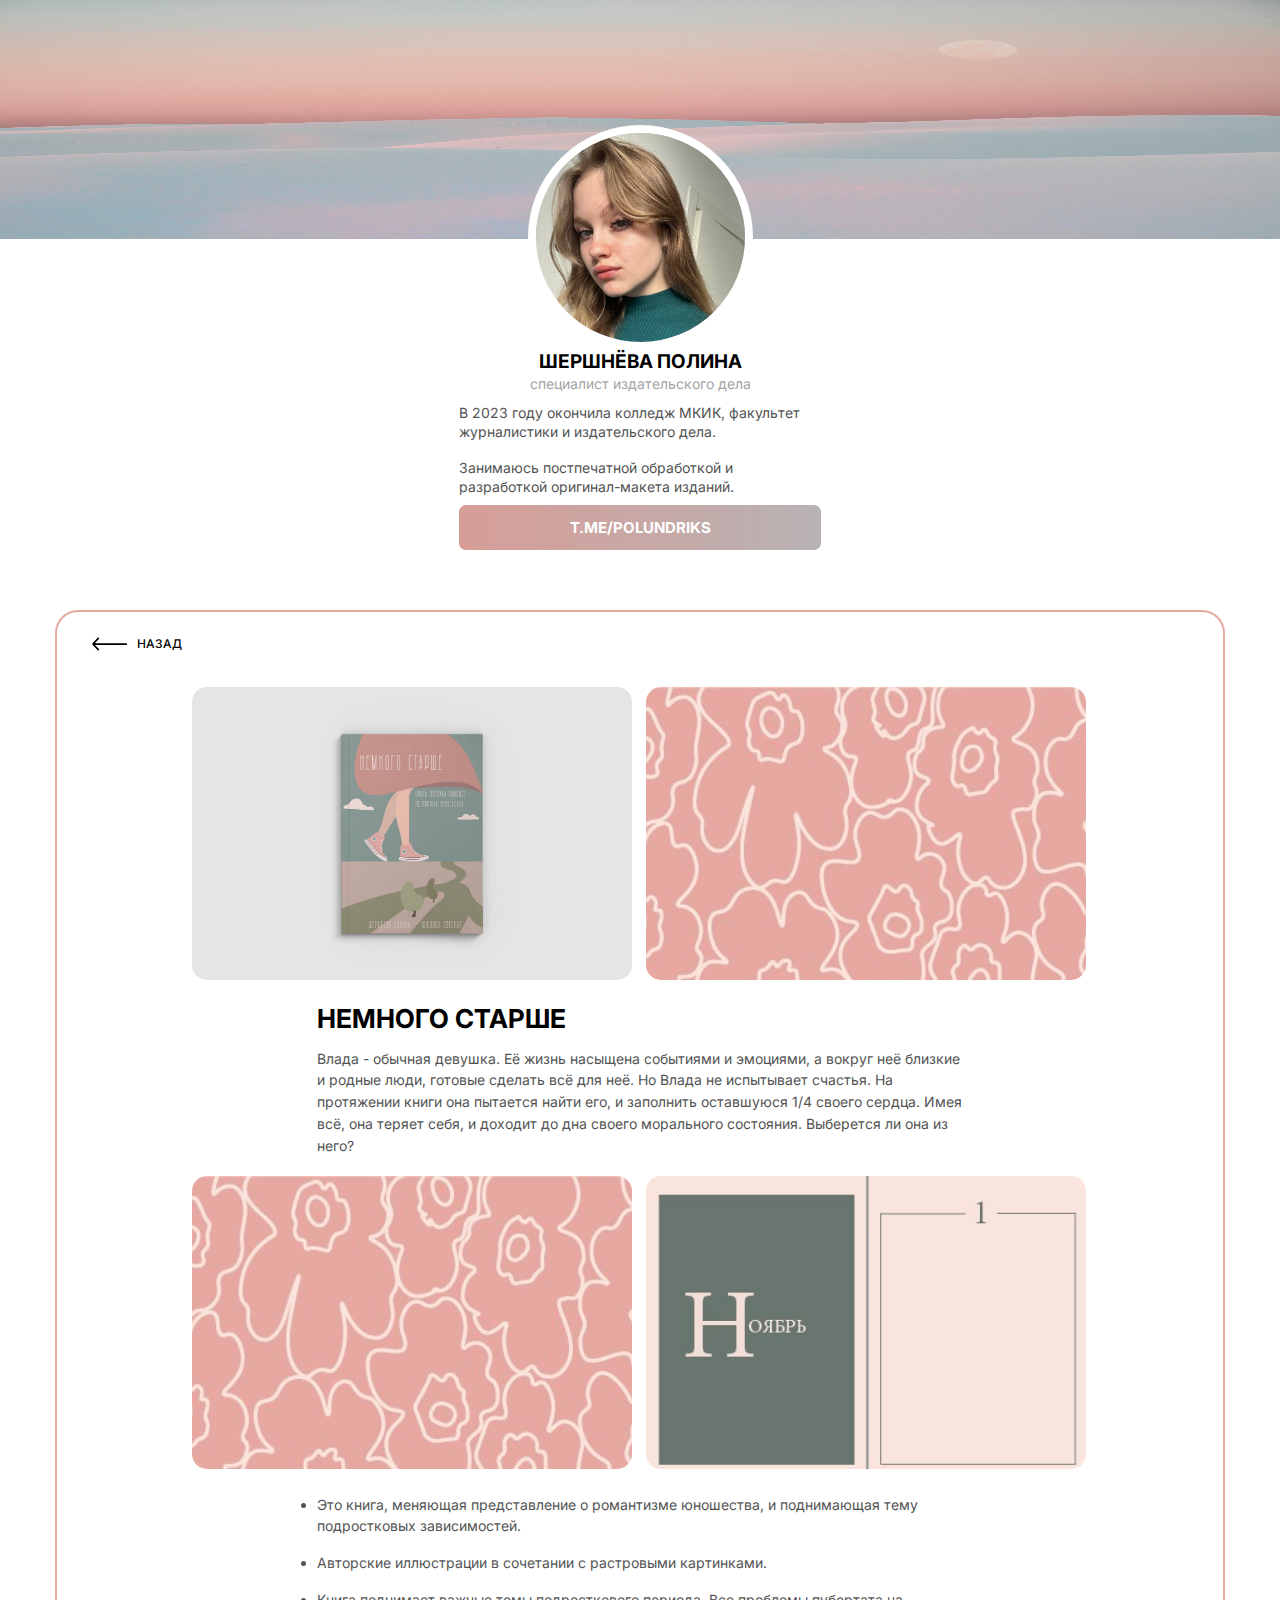
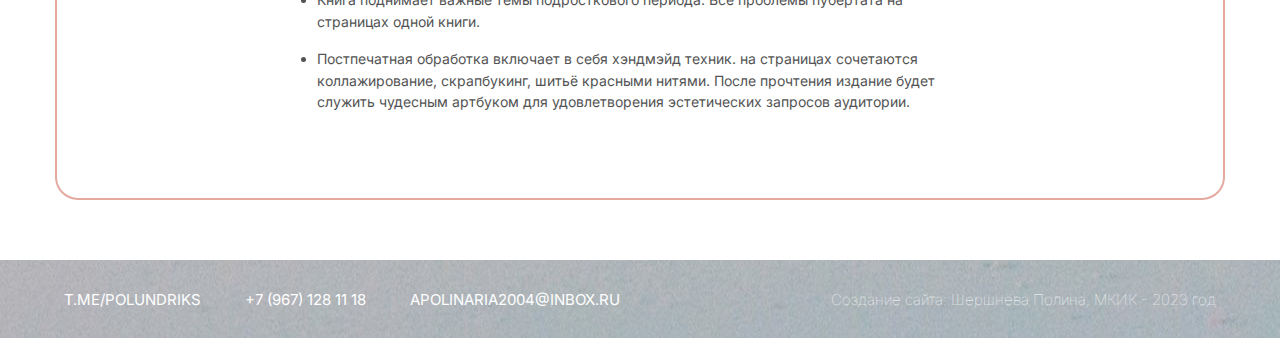
<file: 2.html>
<!doctype html>
<html>
<head> 
<title>Немного старше</title>
<link href="style.css" type="text/css"  rel="stylesheet">
<meta charset="utf-8">
<link rel="shortcut icon" type="image/x-icon" href="images/favicon.png">
<link rel="preconnect" href="https://fonts.googleapis.com">
<link rel="preconnect" href="https://fonts.gstatic.com" crossorigin>
<link href="https://fonts.googleapis.com/css2?family=Inter:wght@100;200;300;400;500;600;700;800;900&display=swap" rel="stylesheet">
</head>
<body>
<header>
<section class="profile"> 
<img src="images/avatarka.jpeg">
<h1>Шершнёва Полина</h1>
<h2>Специалист издательского дела</h2>
<p>В 2023 году окончила колледж МКИК, факультет журналистики и издательского дела.</p>
<p> Занимаюсь постпечатной обработкой и разработкой оригинал-макета изданий.</p>
<a href="/">t.me/polundriks</a>
</section>
</header>
<main class="read">
<a href="index.html" class="back"><img src="images/arrow.svg">назад</a>

<img src="images/1v.jpeg">
<img src="images/3v.jpg">
<h1>Немного старше </h1>
<p>
Влада - обычная девушка. Её жизнь насыщена событиями и эмоциями, а вокруг неё близкие и родные люди, готовые сделать всё для неё. Но Влада не испытывает счастья. На протяжении книги она пытается найти его, и заполнить оставшуюся 1/4 своего сердца. Имея всё, она теряет себя, и доходит до дна своего морального состояния. Выберется ли она из него?
</p>

<img src="images/3v.jpg">
<img src="images/2v.jpg">

<ul>
<li>
Это книга, меняющая представление о романтизме юношества, и поднимающая тему подростковых зависимостей.

<li>Авторские иллюстрации в сочетании с растровыми картинками.</li>
<li>Книга поднимает важные темы подросткового периода. Все проблемы пубертата на страницах одной книги.</li>

<li>Постпечатная обработка включает в себя хэндмэйд техник. на страницах сочетаются коллажирование, скрапбукинг, шитьё красными нитями. После прочтения издание будет служить чудесным артбуком для удовлетворения эстетических запросов аудитории.</li>


</main>
<footer>
<div class="contacts">
<a href="/">t.me/polundriks</a>
<a href="/"> +7 (967) 128 11 18</a>
<a href="/">apolinaria2004@inbox.ru</a>
</div>
<div class="copyright">
Создание сайта: Шершнёва Полина, МКИК - 2023 год
</div>
</footer>
</body>
</html>
</file>
<file: style.css>
body {
    margin: 0;
    font-family: 'Inter', sans-serif;
}

header {
    width: 100%;
    height: 550px;
    background: url(images/fon1.jpg);
    background-size: 100% 239px;
    background-repeat: no-repeat;
    display: flex;
    justify-content: center;
    align-items: flex-end;
    margin-bottom: 60px;
}
.profile {
    width: 362px;
    display: flex;
    align-content: flex-start;
    justify-content: center;
    flex-wrap: wrap;
}

.profile img {
    display: block;
    margin: 0 50px;
    border-radius: 50%;
    border: 8px solid white;
    width: 209px;
    height: 209px;
    object-fit: cover;
}

.profile h1 {
    margin: 0;
font-weight: 700;
font-size: 19px;
line-height: 23px;
text-transform: uppercase;
}

.profile h2 {
margin: 0;
font-weight: 400;
font-size: 14px;
line-height: 154.02%;
text-transform: lowercase;
color: #A4A4A4;
}

.profile p {
font-weight: 400;
font-size: 14px;
line-height: 140.52%;
color: #535353;
margin: 8px 0;
}

.profile a {
    width: 362px;
    height: 45px;
    background: linear-gradient(90deg, #d79d97 0%, #b6b4b6 107.46%);
    border-radius: 7px;
    display: flex;
    justify-content: center;
    align-items: center;
    font-weight: 700;
    font-size: 15px;
    text-transform: uppercase;
    color: #FFFFFF;
    text-decoration: none;
}
.profile a:hover {
    background: linear-gradient(0deg, #FF8200 0%, #FFBC39 107.46%);
}

main {
    width: 1170px;
    margin: 0 auto;
}

.ills {
    display: flex;
    justify-content: space-between;
    flex-wrap: nowrap;
        margin-bottom: 60px;
}

.ills img {
    width: 383px;
    border-radius: 15px;
}
 
.portfolio {
    /* visibility: visible; */
    display: flex;
    flex-direction: column;
    align-items: center;
        margin-bottom: 60px;
}

.portfolio article {
    /* visibility: visible; */
    width: 800px;
    display: flex;
    flex-direction: column;
    height: 286px;
    flex-wrap: wrap;
    margin-bottom: 30px;
    background: #FFFFFF;
    border: 2px solid #d79d97;
    border-radius: 23px;
    padding: 10px;
    box-sizing: border-box;
}

.portfolio article img {
    width: 383px;
    display: block;
    margin-right: 25px;
}

.portfolio article h3 {
    width: 360px;
    font-weight: 700;
    font-size: 19px;
    line-height: 23px;
    text-transform: uppercase;
}

.portfolio article p {
    font-weight: 400;
    font-size: 14px;
    line-height: 140.52%;
    width: 360px;
    color: #535353;
}

.portfolio article a {
    background: linear-gradient(90deg, #d79d97 0%, #b6b4b6 107.46%);
    border-radius: 7px;
    display: flex;
    width: 219px;
    height: 40px;
    text-transform: uppercase;
    color: #FFFFFF;
    text-decoration: none;
    align-items: center;
    font-size: 13px;
    justify-content: center;
}

.portfolio article a:hover {
    background: linear-gradient(0deg, #FF8200 0%, #FFBC39 107.46%);
}

footer {
    background: url(images/footer1.jpg);
    width: 100%;
    height: 78px;
    padding: 0 5vw;
    display: flex;
    justify-content: space-between;
    box-sizing: border-box;
    align-items: center;
}

.contacts a {
    text-transform: uppercase;
    color: #FFFFFF;
    text-decoration: none;
    font-size: 15px;
    margin-right: 40px;
}

.contacts a:hover {
    color: #000000;
}

.copyright {
    font-size: 15px;
    color: #FFFFFF;
    font-weight: 100;
}

/* ВНУТРЕННЯЯ СТРАНИЦА */

.read {
    background: #FFFFFF;
    border: 2px solid #e4aaa0;
    border-radius: 23px;
    margin-bottom: 60px;
    padding: 70px 130px;
    box-sizing: border-box;
    font-weight: 400;
    font-size: 14px;
    line-height: 156.02%;
    color: #535353;
    position: relative;
}

.read img {
    width: 440px;
    height: 293px;
    border-radius: 15px;
    margin: 5px;
    object-fit: cover;
}

.read h1 {
    text-transform: uppercase;
    color: #000000;
    font-weight: 700;
    font-size: 26px;
}

.read h1, .read p, .read ul {
    padding: 0 130px;
}

.read ul li {
    margin-bottom: 15px;
}

.back {
    position: absolute;
    left: 30px;
    top: 20px;
    display: flex;
    text-transform: uppercase;
    text-decoration: none;
    color: #000000;
    align-items: center;
    font-weight: 500;
    font-size: 12px;
}

.back img {
    width: 35px;
    margin-right: 10px;
	object-fit: unset;
	    height: unset;
}

.back:hover {
opacity: 0.3;
}
</file>
